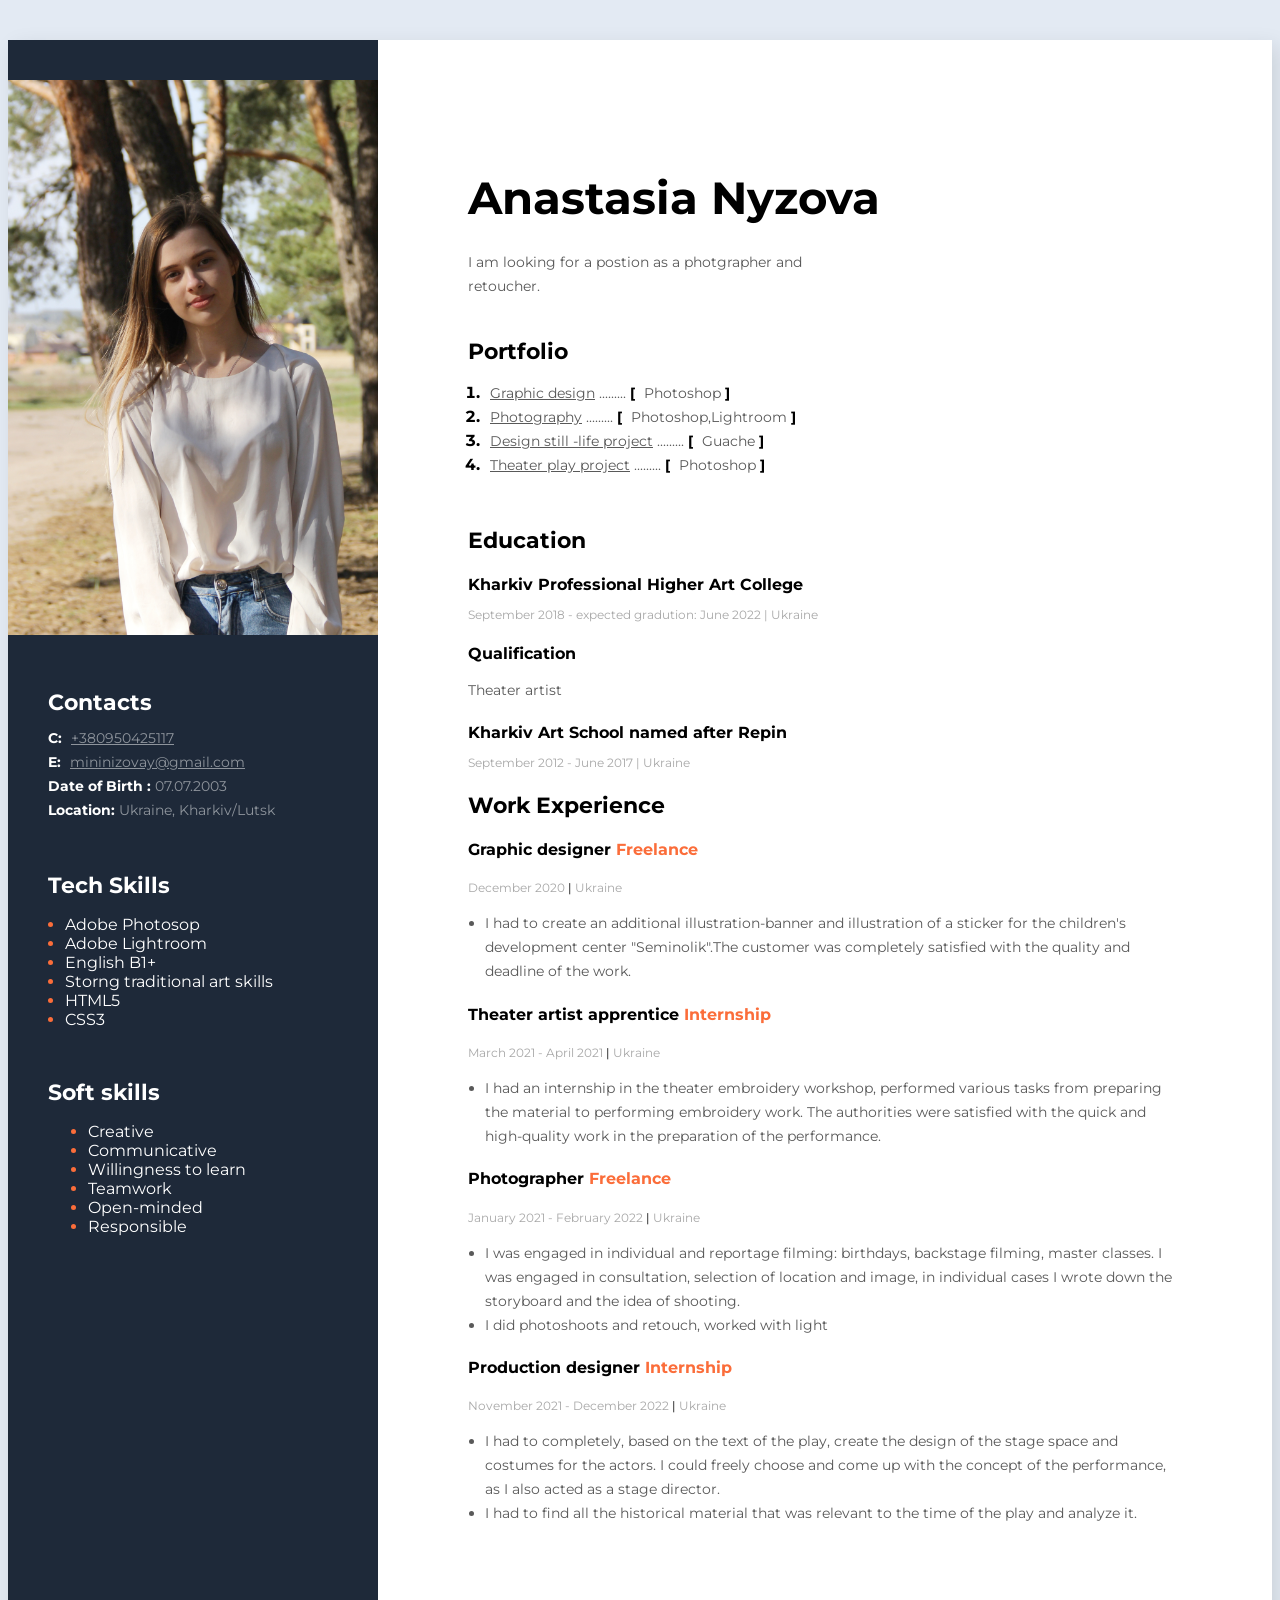
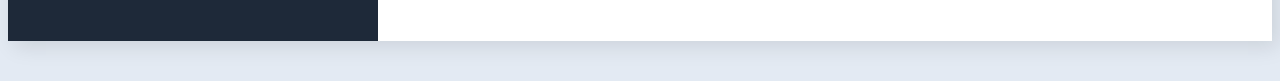
<file: $R0X6AX0/index.html>
<!DOCTYPE html>
<html lang="en">
<head>
    <meta charset="UTF-8">
    <meta http-equiv="X-UA-Compatible" content="IE=edge">
    <meta name="viewport" content="width=device-width, initial-scale=1.0">
    <title>My resume</title>
    <link rel="preconnect" href="https://fonts.googleapis.com">
    <link rel="preconnect" href="https://fonts.gstatic.com" crossorigin>
    <link href="https://fonts.googleapis.com/css2?family=Montserrat:wght@400;700&display=swap" rel="stylesheet">

    <link rel="stylesheet" href="CSS/style.css">
    <link rel="stylesheet" href="2page project/index.html">
    
</head>
<body>
     
        <!--main container --> 
    <div id="resume" class="main-container">
        <!--Main contant-->
        <div class="main-contain-section">
            <!--main section --> 
            <div class="about-me">
            <h2 class="about-me-profession"></h2>
            <h1 class="about-me-name">Anastasia Nyzova</h1>
            
            <p class="description">I am looking for a postion as a photgrapher and retoucher.</p> 
            </div>
            
            <!--My projects section-->
            <div class="my-projects">
                <h3 class="main-contant-title">Portfolio</h3>
                <ol class="my-projects-list">
                    <li class="projects_item">
                        <span class="my-projects-text">
                        <a href="2page project/index.html" class="my-projects-link">Graphic design</a>
                        .........
                    <span class="my-project-brackets">[<span class="my-projects-text" > Photoshop </span >]</span>
                    <li class="projects_item">
                        <span class="my-projects-text">
                        <a href="https://www.behance.net/gallery/136396703/portfolio" class="my-projects-link">Photography</a>
                        .........
                    <span class="my-project-brackets">[<span class="my-projects-text" > Photoshop,Lightroom </span >]</span>
                </span> 
                    </li>
                    <li class="projects_item">
                        <span class="my-projects-text">
                        <a href="https://www.behance.net/gallery/139900169/byt" class="my-projects-link">Design  still -life project</a>
                        .........
                     <span class="my-project-brackets">[<span class="my-projects-text"> Guache  </span class="my-projects-text">]</span>
                    </span>
                </li>
                    <li class="projects_item">
                        <span class="my-projects-text">
                        <a href="https://www.behance.net/gallery/139898303/korolevskie-igry" class="my-projects-link">Theater play project</a>
                        .........
                        <span class="my-project-brackets">[<span class="my-projects-text"> Photoshop  </span class="my-projects-text">]</span>
                    </span>
                </li>
                </ol>
            </div> 
            
            <!--My education-->
            <div class="my-education">
                <h3 class="main-contant-title">Education</h3>
                <h4 class="education--">Kharkiv Professional Higher Art College</h4>
                <p class="time-title">September 2018 -  expected gradution: June 2022   |   Ukraine</p>
                <h4 class="education--1">Qualification</h4>
                <p class="text-description">Theater artist</p>
                <h4 class="education--">Kharkiv Art School named after Repin</h4>
                <p class="time-title">September 2012 - June 2017   |   Ukraine</p>
            </div>

            <!--My work experience-->
            <div class="work-experience">
                <h3 class="main-contant-title">Work Experience</h3>

                <!-- Company 3-->
                <div>
                    <h4 class="my-work-experience-position">Graphic designer <span class="work-experience-text"> Freelance</span></h4>
                    <p class="time-title">December 2020 <span class="time-title-slash">|</span>   Ukraine</p>
                    <ul class="my-work-experience-duties">
                    <li class="text-description">I had to create an additional illustration-banner and illustration of a sticker for the children's development center "Seminolik".The customer was completely satisfied with the quality and deadline of the work. </li>  
                     
                    </ul>
                </div> 

                <!-- Company 2-->
                <div>
                    <h4 class="my-work-experience-position">Theater artist apprentice <span class="work-experience-text"> Internship</span></h4>
                    <p class="time-title">March 2021 - April 2021  <span class="time-title-slash">|</span>   Ukraine</p>
                    <ul class="my-work-experience-duties">
                    <li class="text-description">I had an internship in the theater embroidery workshop, performed various tasks from preparing the material to performing embroidery work. The authorities were satisfied with the quick and high-quality work in the preparation of the performance.</li>
           
                    </ul>
                </div>  

                <!-- Company 1-->
                <div>
                    <h4 class="my-work-experience-position">Photographer<span class="work-experience-text"> Freelance</span></h4>
                    <p class="time-title">January 2021 - February 2022   <span class="time-title-slash">|</span>   Ukraine</p>
                    <ul class="my-work-experience-duties">
                    <li class="text-description">I was engaged in individual and reportage filming: birthdays, backstage filming, master classes. I was engaged in consultation, selection of location and image, in individual cases I wrote down the storyboard and the idea of ​​​​shooting.</li>
                    <li class="text-description">I did photoshoots and retouch, worked with light </li>
                </ul>
                </div>  
                <!-- Company 1-->
                <div>
                    <h4 class="my-work-experience-position">Production designer<span class="work-experience-text"> Internship</span></h4>
                    <p class="time-title">November 2021 - December 2022   <span class="time-title-slash">|</span>   Ukraine</p>
                    <ul class="my-work-experience-duties">
                    <li class="text-description">I had to completely, based on the text of the play, create the design of the stage space and costumes for the actors. I could freely choose  and come up with the concept of the performance, as I also acted as a stage director.</li>
                    <li class="text-description">I had to find all the historical material that was relevant to the time of the play and analyze it.</li>
                    
                    </ul>
                </div>  
            </div>

           

        </div>

        <!--Sidebar section-->
        <aside class="sidebar-section">
            <img class="img" src="img/photo.jpg" alt="my photot" srcset="">
            <!--Contacts-->
            <div class="contact-section">
                <h3 class="sidebar-title">Contacts</h3>
                <div>
                    <span class="contact-section-type">C:</span>
                    <a class="contact-section-link" href="tel:+380950425117">+380950425117</a> 
                </div>
                <div>
                    <span class="contact-section-type">E:</span>
                    <a class="contact-section-link" href ="mailto:mininizovay@gmail.com">mininizovay@gmail.com</a> 
                    
                </div>
                <div>
                    <span class="contact-section-type"> Date of Birth : <span class="contact-section-link">07.07.2003</span></span>
                
                </div>
                <div class="contact-section-type">Location:<span class="contact-section-link"> Ukraine, Kharkiv/Lutsk</span></div>
            </div>
            <!--Skills-->
            <div class="Tech-skills">
                <h3 class="sidebar-title">Tech Skills</h3>
                <ul class="skills-list">
                    <li class="skills-list-item"> <span class="skills-list-text">Adobe Photosop</span></li>  
                    <li class="skills-list-item"> <span class="skills-list-text">Adobe Lightroom</span></li>
                    <li class="skills-list-item"> <span class="skills-list-text">English B1+</span></li>   
                    <li class="skills-list-item"> <span class="skills-list-text">Storng traditional art skills</span></li>  
                    <li class="skills-list-item"> <span class="skills-list-text">HTML5</span> </li>
                    <li class="skills-list-item"> <span class="skills-list-text">CSS3</span></li>      
                    
                      
                </ul>
            </div>
            <!--Soft skills-->
            <div class="soft-skills">
                <h3 class="sidebar-title">Soft skills</h3>
                <ul>
                    <li class="skills-list-item"><span class="skills-list-text">Creative</span></li>
                    <li class="skills-list-item"><span class="skills-list-text">Communicative</span></li>    
                    <li class="skills-list-item"><span class="skills-list-text">Willingness to learn</span></li>    
                    <li class="skills-list-item"><span class="skills-list-text">Teamwork</span></li>  
                    <li class="skills-list-item"><span class="skills-list-text">Open-minded</span></li>  
                    <li class="skills-list-item"><span class="skills-list-text">Responsible</span></li>  
                       
                </ul>
            </div>
        </aside>
    </div>

</body>
</html>
</file>
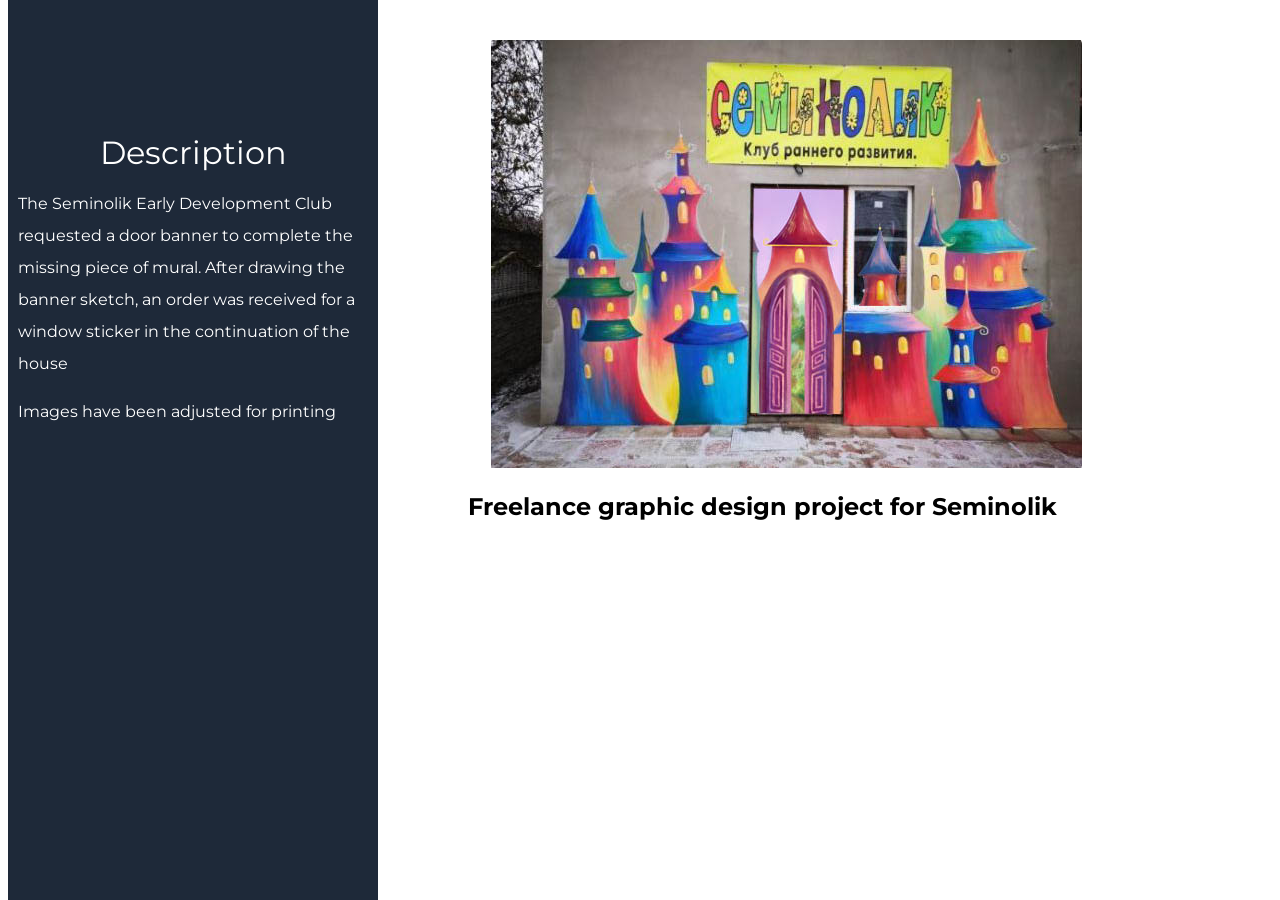
<file: $R0X6AX0/2page project/index.html>
<!DOCTYPE html>
<html lang="en">
<head>
    <meta charset="UTF-8">
    <meta http-equiv="X-UA-Compatible" content="IE=edge">
    <meta name="viewport" content="width=device-width, initial-scale=1.0">
    <title>Seminolik project</title>
    <link rel="preconnect" href="https://fonts.googleapis.com">
    <link rel="preconnect" href="https://fonts.gstatic.com" crossorigin>
    <link href="https://fonts.googleapis.com/css2?family=Montserrat:wght@400;700&display=swap" rel="stylesheet">

    <link rel="stylesheet" href="css/style.css">
</head>
<body>
    
    <img class="banner" src="img/photo_2020-12-03_12-26-01 копия.jpg" alt="project">
    <h2>Freelance graphic design project for Seminolik</h2>

    <!--Sidebar section-->
   
    <div class="sidebar">
        <header>Description</header>
        <p>The Seminolik Early Development Club requested a door banner to complete the missing piece of mural. After drawing the banner sketch, an order was received for a window sticker in the continuation of the house</p>
        
        <p>Images have been adjusted for printing</p>
    
    </div>
    
</body>
</html>
</file>
<file: $R0X6AX0/CSS/style.css>
body{
    background-color: rgb(227, 234, 243);
    font-family: 'Montserrat', sans-serif;
}

.img{
    width: 370px;
}
.main-container{
    display: flex;
    flex-direction: row-reverse;
    width: 1200;
    background-color: #fff;
    margin: 40px auto;
    box-shadow: 6px 6px 20px rgba(0, 0, 0, 0.1);
}
/* Main contant section */

.main-contain-section{
    padding: 100px 90px;
} 
.about-me{
    margin-bottom: 40px;
}
.about-me-profession{
    font-style: normal;
    font-size: 14px;
    font-size: 700;
    font-weight: bold;
    line-height: 17px;
    color: #000;
    margin-bottom: 20px;
}
.about-me-name{
    font-style: normal;
    font-weight: bold;
    font-size: 45px;
    line-height: 55px;
    color: #000000;
    margin-bottom: 25px;
}
.description{
    font-style: normal;
    font-weight: normal;
    font-size: 14px;
    line-height: 24px;
    color: #595959;
    width: 400px;
}
 /* my projects section */
.main-contant-title{
    font-style: normal;
    font-weight: bold;
    font-size: 22px;
    line-height: 27px;
    color: #000000;
    margin-bottom: 10px;

}
.my-projects{
margin-bottom: 50px;
}
.my-projects-list{
    padding: 0 0 0 17px;
}
.projects_item{
    color: #000;
    font-weight: bold;
}
.my-projects-text{
    color: #595959;
    font-style: normal;
    font-weight: normal;
    font-size: 14px;
    line-height: 24px;
    margin-left: 5px;
}
.my-projects-link{
    color: #595959;
    font-style: normal;
    font-weight: normal;
    font-size: 14px;
    line-height: 24px;
}
.my-project-brackets{
        font-style: normal;
        font-weight: bold;
        font-size: 14px;
        line-height: 24px;
        color: #000;
}

.my-work-experience-duties{
    padding-left: 17px;
}
.work-experience-text{
    color:#FB6D3A 
}
.education--{
    font-style: normal;
    font-weight: bold;
    font-size: 16px;
    line-height: 20px;
    color: #000000;
    margin-bottom: 10px;
    
}
.education--1{
    font-style: normal;
    font-weight: bolder;
    font-size: 16px;
    line-height: 20px;
    color: #000;
    margin-bottom: 10px;
}
.text-description{
    font-style: normal;
    font-weight: normal;
    font-size: 14px;
    line-height: 24px;
    color: #595959;
}
.time-title{
    font-style: normal;
    font-weight: normal;
    font-size: 12px;
    line-height: 15px;
    color: #A8A8A8;
}
.time-title-slash{
    font-style: normal;
    font-weight: normal;
    font-size: 12px;
    line-height: 15px;
    color: #000000;
}

/* sidebar-section */
.sidebar-section{
    background-color: #1E2939;
    width: 370;
    padding-top: 40px;
}
.contact-section,
.Tech-skills,
.soft-skills {
    margin: 50px 0 0 40px;
    color: #000;
}

.sidebar-title{
    font-style: normal;
    font-weight: bold;
    font-size: 22px;
    line-height: 27px;
    color:#fff;
    margin-bottom: 10px;
}
/* contact-section */
.contact-section-type{
    font-weight: bold;
    font-size: 14px;
    line-height: 24px;
    color:#fff;
    margin-right: 5px;

}
.contact-section-link{
    color: #8E949C;
    font-weight: normal;
    font-size: 14px;
    line-height: 24px;
}
.skills-list{
    padding: 0 0 0 17px;;
}
.skills-list-item{
    color: #FB6D3A;
}
.skills-list-text{
    color: #fff;
}
</file>
<file: $R0X6AX0/2page project/css/style.css>
body{
    height: 100%;
    margin-top: 40px;
    text-align: right;
    font-family: 'Montserrat', sans-serif;
    
}
img{
    width: auto;
    height: auto;
    margin-right: 15%;
}
h2{
    margin-right: 17%;
}
/*sidebar section*/
.sidebar{
    text-decoration: none;
    text-align: left;
    padding: 0;
    margin: 0;
    width: 370px;
    height: 100%;
    position: fixed;
    top:0;
    background-color: #1E2939;
    
    
   
}
.sidebar header{
    margin-top: 25%;
    padding-top: 40px;
    text-align: center;
    color: #fff;
    font-family: 'Montserrat', sans-serif;
    font-size: 2rem;
}
.sidebar p{
    color: #fff;
    font-family:'Montserrat', sans-serif ;
    margin-left: 10px;
    text-align: left;
    line-height: 2;
}
/*color: #fff;
    line-height: 25%;
    font-family: ;
    display: inline-block;
    text-decoration: none;
    */
</file>
